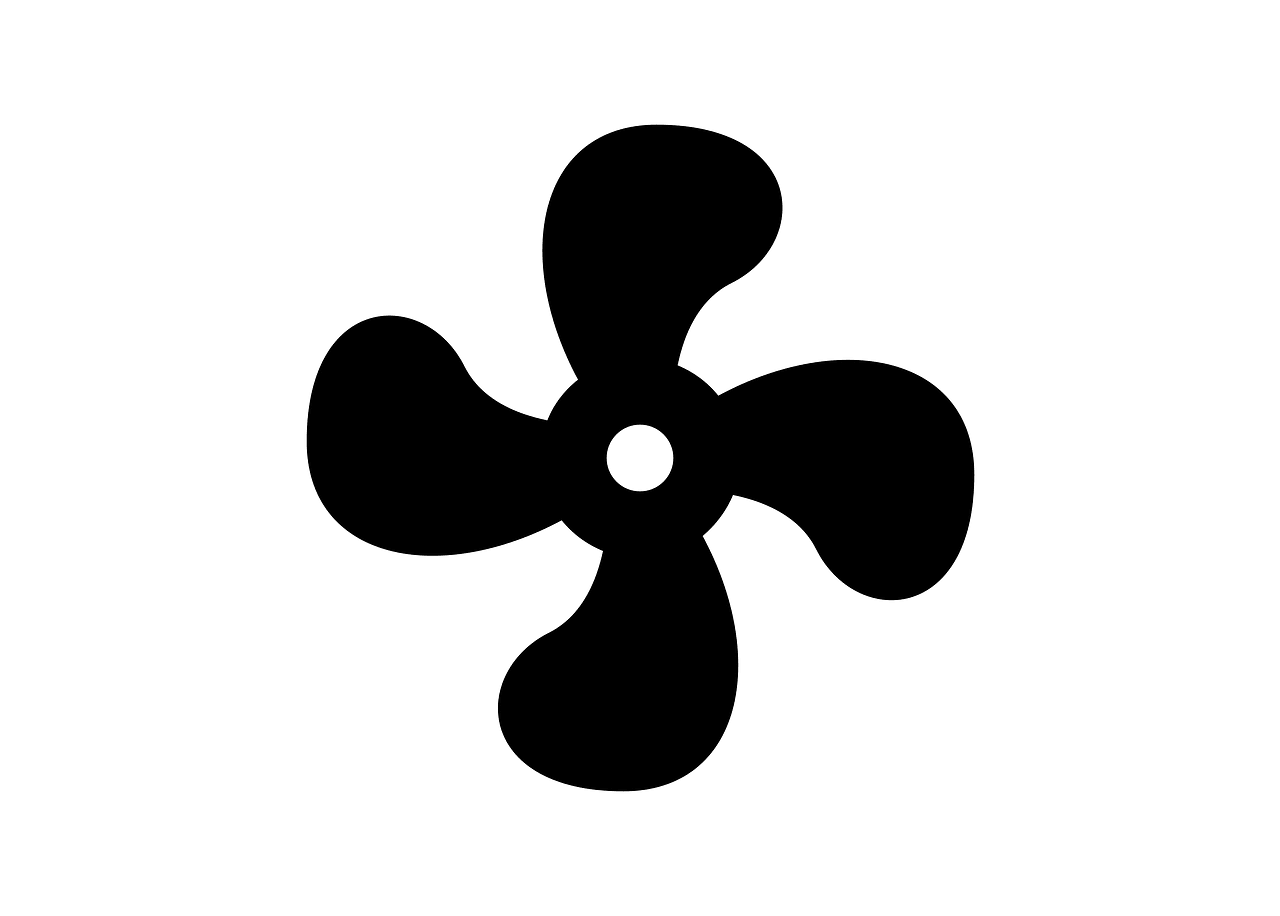
<file: assignment/index.html>
<!DOCTYPE html>
<html lang="en">
<head>
    <meta charset="UTF-8">
    <meta name="viewport" content="width=, initial-scale=1.0">
    <title>Document</title>
    <link rel="stylesheet" href="fan.css">
</head>
<body>
    <div class="fan">
       <img src="image/fan-icon-md.png" alt="">
    </div>
    
    

</body>
</html>
</file>
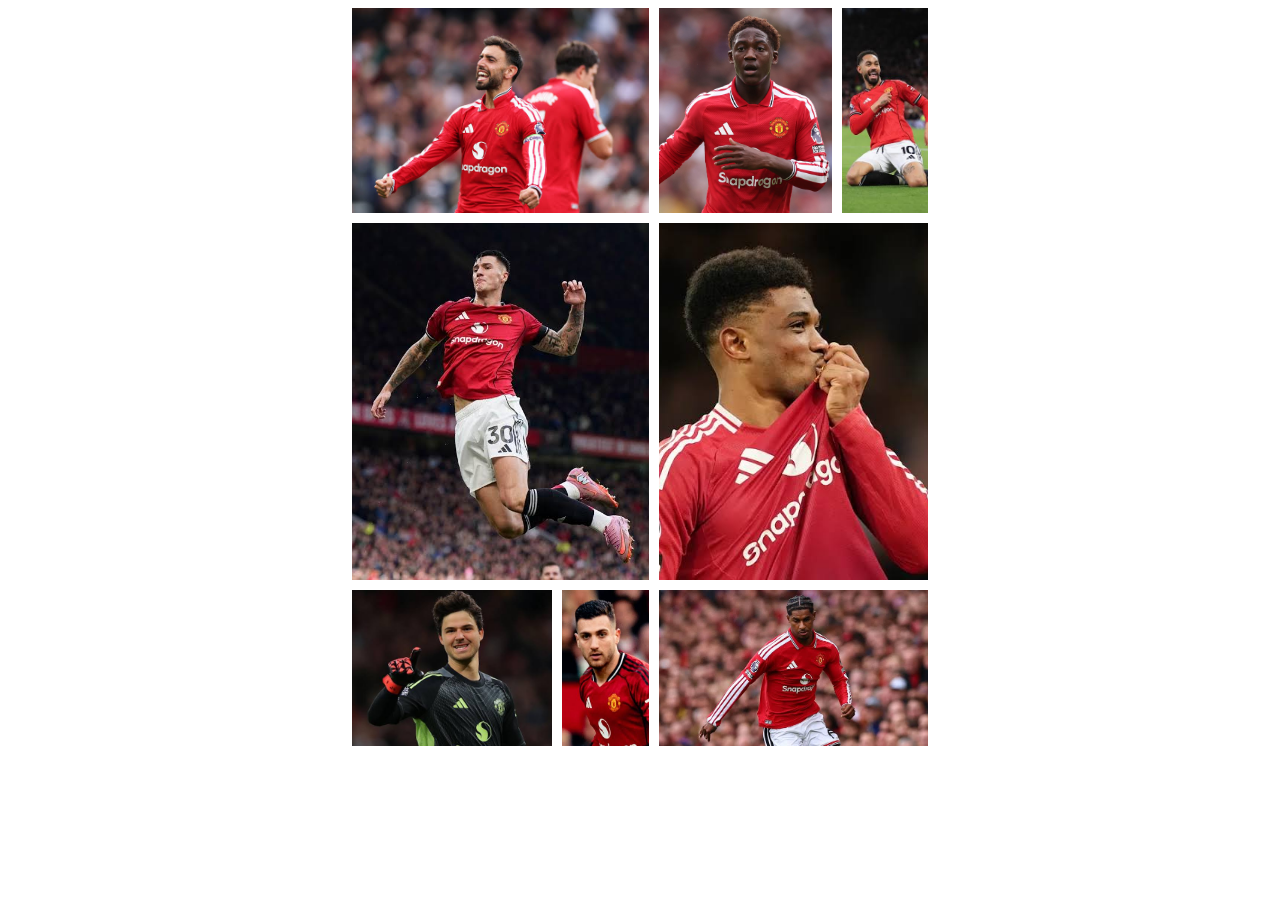
<file: assingment 2/index.html>
<!DOCTYPE html>
<html lang="en">
<head>
    <meta charset="UTF-8">
    <meta name="viewport" content="width=device-width, initial-scale=1.0">
    <title>Document</title>
     <link rel="stylesheet" href="grid.css">
</head>
<body>
    <!--<header>
        <nav></nav>
        </header>
        <ul>category</ul>
        <main>Main content</main>
        <aside>sidebar</aside>
        <footer>footer</footer> -->
         <div class="grid">
          <div class="item item-1"><img src="image\images 1.jpg"></div>
          <div class="item item-2"><img src="image\image 2.jpg"></div>
          <div class="item item-3"><img src="image\images 3.jpg"></div>
          <div class="item item-4"><img src="image\images 4.jpg"></div>
          <div class="item item-5"><img src="image\images 5.jpg"></div>
          <div class="item item-6"><img src="image\images 6.jpg"></div>
          <div class="item  item-7"><img src="image\images 8.jpg"></div>
          <div class="item item-8"><img src="image\images 9.jpg"></div>
          </div>
         </div>
</body>
</html>
</file>
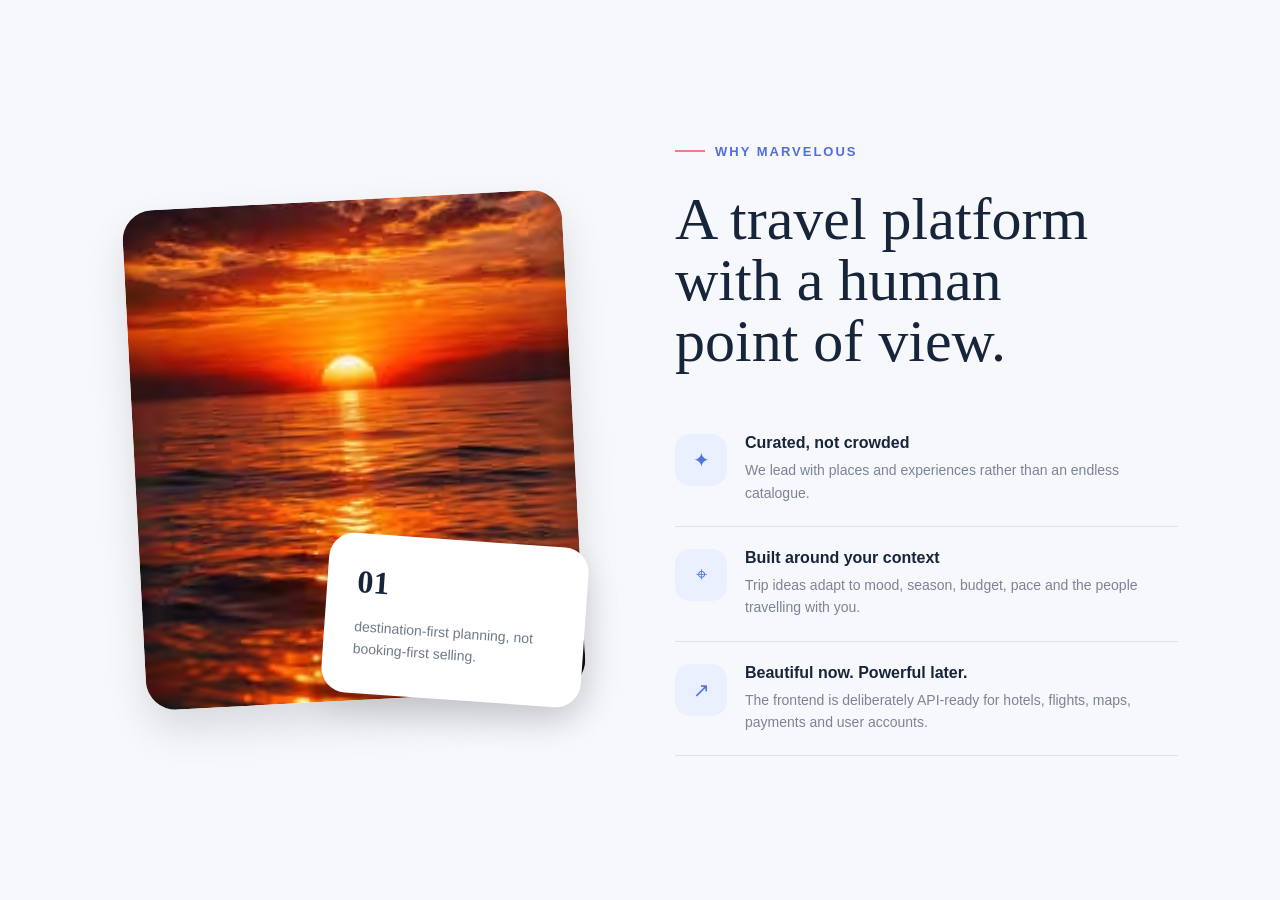
<file: live image/index.html>
<!DOCTYPE html>
<html lang="en">
<head>
    <meta charset="UTF-8">
    <meta name="viewport" content="width=device-width, initial-scale=1.0">
    <title>Document</title>
    <link rel="stylesheet" href="image.css">
</head>
  <body>

    <section class="why-section">

        <!-- LEFT SIDE -->
        <div class="left-side">

         <img src="image\sunset.avif" alt="beautiful sunset" class="main-image">
                 

            <div class="small-card">
                <h2>01</h2>

                <p>
                    destination-first planning,
                    not booking-first selling.
                </p>
            </div>

        </div>


        <!-- RIGHT SIDE -->
        <div class="right-side">

            <div class="small-heading">
                <span></span>
                WHY MARVELOUS
            </div>

            <h1>
                A travel platform<br>
                with a human<br>
                point of view.
            </h1>


            <!-- FIRST FEATURE -->
            <div class="feature">

                <div class="icon">
                    ✦
                </div>

                <div>
                    <h3>Curated, not crowded</h3>

                    <p>
                        We lead with places and experiences
                        rather than an endless catalogue.
                    </p>
                </div>

            </div>


            <!-- SECOND FEATURE -->
            <div class="feature">

                <div class="icon">
                    ⌖
                </div>

                <div>
                    <h3>Built around your context</h3>

                    <p>
                        Trip ideas adapt to mood, season,
                        budget, pace and the people travelling with you.
                    </p>
                </div>

            </div>


            <!-- THIRD FEATURE -->
            <div class="feature">

                <div class="icon">
                    ↗
                </div>

                <div>
                    <h3>Beautiful now. Powerful later.</h3>

                    <p>
                        The frontend is deliberately API-ready for
                        hotels, flights, maps, payments and user accounts.
                    </p>
                </div>

            </div>

        </div>

    </section>

</body>
</html>
</file>
<file: assignment/fan.css>
.fan{
    justify-content: center;
    align-items: center;
    display: flex;
    height: 100vh;
}
img{
    animation: spin 3s linear infinite;
}
@keyframes spin {
    from{transform: rotate(0deg);
    }
    to{transform: rotate(360deg);}
}
</file>
<file: assingment 2/grid.css>
.grid{
    width:45vw;
    height:50vh;
    margin: 0 auto;
    display: grid;
    grid-template-columns: 200px 1fr 2fr 1fr;
    /*grid-template-colunms:repeat(4, 1fr);*/
    grid-template-areas:
    "area-a  area-a area-b area-c"
    "area-a  area-a area-b area-c"
    "area-d  area-d area-e area-e"
    "area-f  area-g area-h area-h";
    
    gap:10px;
    
}
.item-1{ grid-area: area-a;}
.item-2{ grid-area: area-b;}
.item-3{ grid-area: area-c;}
.item-4{ grid-area: area-d;}
.item-5{ grid-area: area-e;}
.item-6{grid-area: area-f;}
.item-7{grid-area: area-g;}
.item-8{grid-area:  area-h;}

.item img{
    width:100%;
    height:100%;
    object-fit: cover;
}
</file>
<file: live image/image.css>
* {
    margin: 0;
    padding: 0;
    box-sizing: border-box;
}

body {
    background: #f7f8fc;
    color: #17253a;
    font-family: Arial, sans-serif;
}

.why-section {
    min-height: 100vh;

    display: grid;
    grid-template-columns: 1fr 1fr;

    align-items: center;

    gap: 70px;

    padding: 70px 8%;
}


/* LEFT SIDE */

.left-side {
    position: relative;

    display: flex;
    justify-content: center;
    align-items: center;
}

.main-image {
    width: 440px;
    height: 500px;

    object-fit: cover;

    border-radius: 30px;

    transform: rotate(-3deg);

    box-shadow: 0 20px 40px rgba(0, 0, 0, 0.12);
}

.small-card {
    position: absolute;

    width: 260px;
    height: 160px;

    background: white;

    right: 20px;
    bottom: 0;

    padding: 30px;

    border-radius: 25px;

    transform: rotate(4deg);

    box-shadow: 0 15px 35px rgba(0, 0, 0, 0.12);
}

.small-card h2 {
    font-family: Georgia, serif;
    font-size: 32px;

    margin-bottom: 15px;
}

.small-card p {
    color: #70798a;

    font-size: 14px;

    line-height: 1.6;
}


/* RIGHT SIDE */

.right-side {
    max-width: 600px;
}

.small-heading {
    display: flex;
    align-items: center;

    gap: 10px;

    color: #526de0;

    font-size: 13px;
    font-weight: bold;

    letter-spacing: 2px;

    margin-bottom: 30px;
}

.small-heading span {
    width: 30px;
    height: 2px;

    background: #ed7d8b;
}


h1 {
    font-family: Georgia, serif;

    color: #17253a;

    font-size: 60px;

    font-weight: normal;

    line-height: 1.02;

    margin-bottom: 40px;
}


/* FEATURES */

.feature {
    display: flex;

    gap: 18px;

    padding: 22px 0;

    border-bottom: 1px solid #e0e2e8;
}

.icon {
    width: 52px;
    height: 52px;

    flex-shrink: 0;

    display: flex;
    justify-content: center;
    align-items: center;

    background: #eaf0ff;

    border-radius: 15px;

    color: #5274df;

    font-size: 20px;
}

.feature h3 {
    color: #17253a;

    font-size: 16px;

    margin-bottom: 7px;
}

.feature p {
    color: #7a8495;

    font-size: 14px;

    line-height: 1.6;
}
</file>
